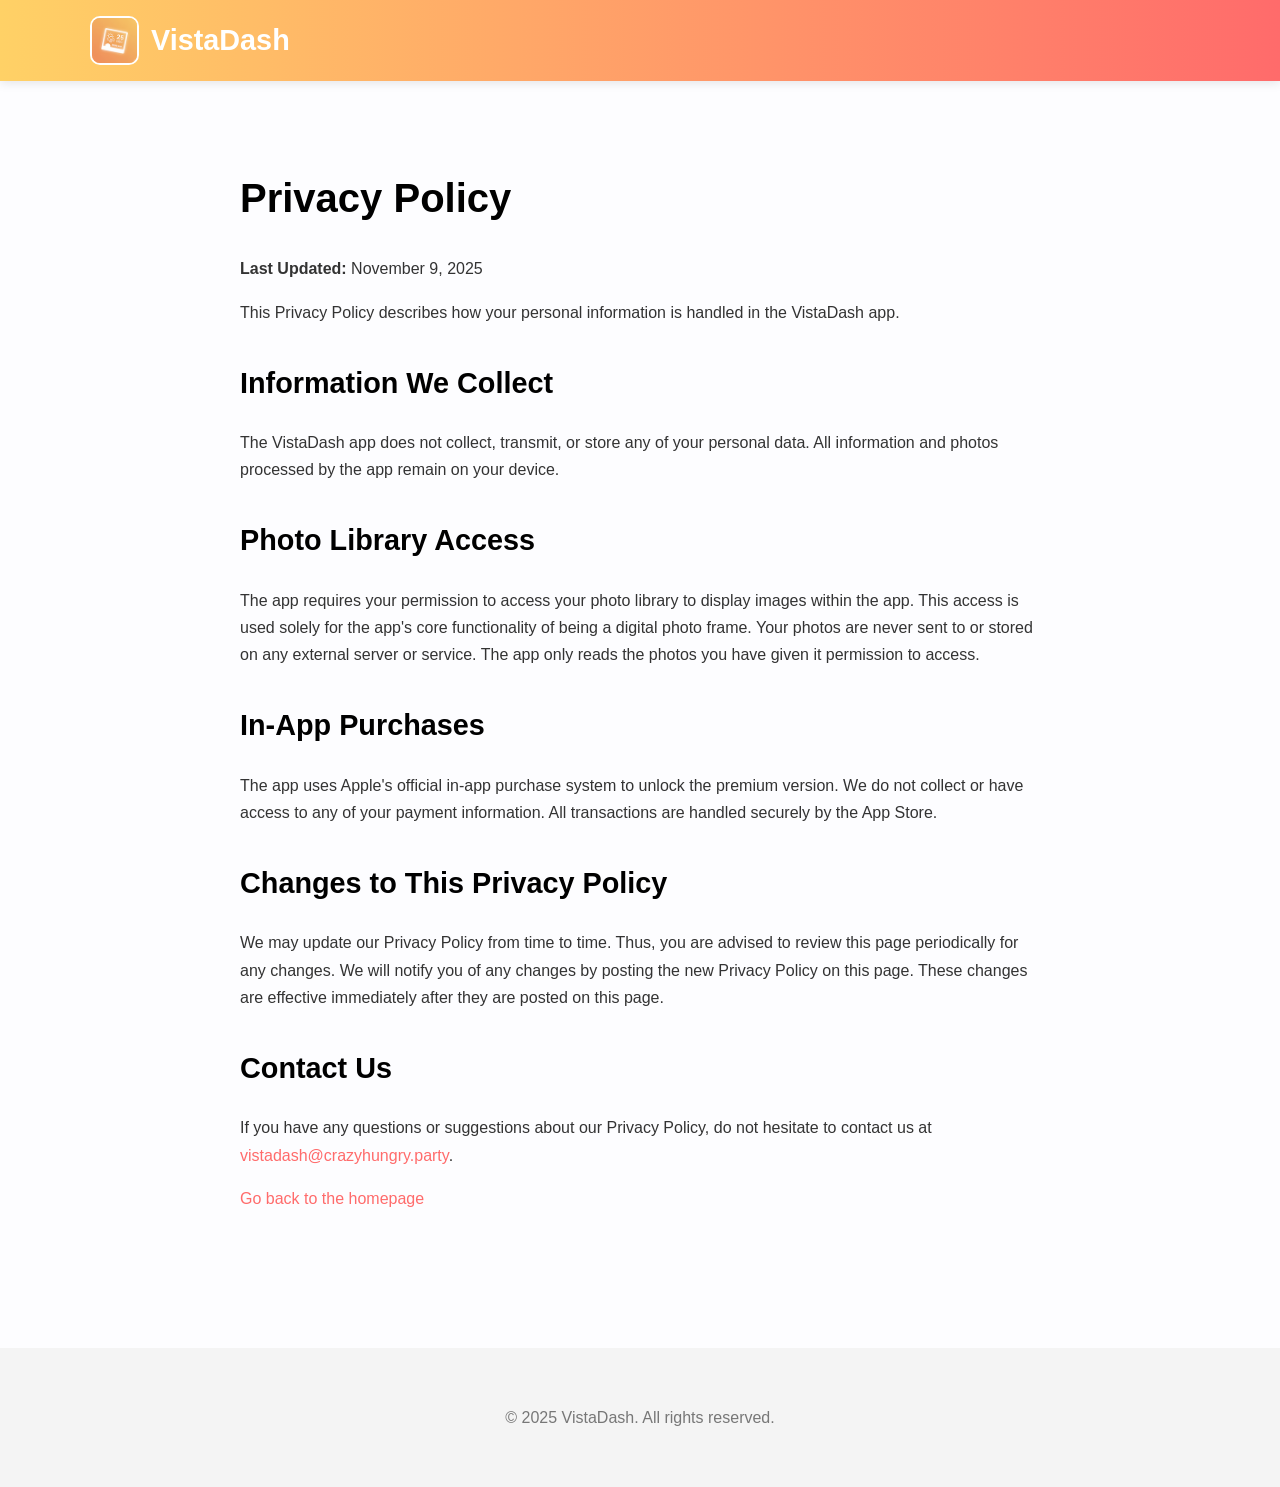
<file: privacy.html>
<!DOCTYPE html>
<html lang="en">
<head>
    <meta charset="UTF-8">
    <meta name="viewport" content="width=device-width, initial-scale=1.0">
    <title>Privacy Policy - VistaDash</title>
    <link rel="stylesheet" href="css/style.css">
</head>
<body>
    <header>
        <div class="container">
            <a href="index.html" class="logo">
                <img src="Images/icon.png" alt="VistaDash App Icon">
                <h1>VistaDash</h1>
            </a>
        </div>
    </header>

    <main class="container">
        <section class="privacy-policy">
            <h2>Privacy Policy</h2>
            <p><strong>Last Updated:</strong> November 9, 2025</p>

            <p>This Privacy Policy describes how your personal information is handled in the VistaDash app.</p>

            <h3>Information We Collect</h3>
            <p>The VistaDash app does not collect, transmit, or store any of your personal data. All information and photos processed by the app remain on your device.</p>

            <h3>Photo Library Access</h3>
            <p>The app requires your permission to access your photo library to display images within the app. This access is used solely for the app's core functionality of being a digital photo frame. Your photos are never sent to or stored on any external server or service. The app only reads the photos you have given it permission to access.</p>

            <h3>In-App Purchases</h3>
            <p>The app uses Apple's official in-app purchase system to unlock the premium version. We do not collect or have access to any of your payment information. All transactions are handled securely by the App Store.</p>
            
            <h3>Changes to This Privacy Policy</h3>
            <p>We may update our Privacy Policy from time to time. Thus, you are advised to review this page periodically for any changes. We will notify you of any changes by posting the new Privacy Policy on this page. These changes are effective immediately after they are posted on this page.</p>

            <h3>Contact Us</h3>
            <p>If you have any questions or suggestions about our Privacy Policy, do not hesitate to contact us at <a href="mailto:vistadash@crazyhungry.party">vistadash@crazyhungry.party</a>.</p>
            <p><a href="index.html">Go back to the homepage</a></p>
        </section>
    </main>

    <footer>
        <div class="container">
            <p>&copy; 2025 VistaDash. All rights reserved.</p>
        </div>
    </footer>
</body>
</html>
</file>
<file: css/style.css>
:root {
    --primary-color: #FF6B6B;
    --secondary-color: #FFD166;
    --background-color: #FDFDFF;
    --text-color: #333;
    --heading-color: #000;
    --light-gray: #f4f4f4;
    --shadow: 0 10px 30px rgba(0, 0, 0, 0.07);
}

/* General Styles */
body {
    font-family: "SF Pro Display", -apple-system, BlinkMacSystemFont, "Segoe UI", Roboto, Helvetica, Arial, sans-serif;
    margin: 0;
    background-color: var(--background-color);
    color: var(--text-color);
    line-height: 1.7;
}

.container {
    max-width: 1100px;
    margin: 0 auto;
    padding: 0 20px;
}

h1, h2, h3 {
    font-weight: 700;
    color: var(--heading-color);
    line-height: 1.2;
}

h2 {
    font-size: 2.8rem;
}

a {
    color: var(--primary-color);
    text-decoration: none;
    transition: color 0.3s ease;
}

a:hover {
    color: #e05252;
}

img {
    max-width: 100%;
    height: auto;
    border-radius: 12px;
}

/* Header */
header {
    background: linear-gradient(90deg, #FFD166, #FF6B6B);
    padding: 1rem 0;
    position: sticky;
    top: 0;
    z-index: 1000;
    box-shadow: 0 2px 10px rgba(0,0,0,0.1);
    border: none;
}

header .container {
    display: flex;
    justify-content: space-between;
    align-items: center;
}

.logo {
    display: flex;
    align-items: center;
    font-weight: bold;
    color: white;
    text-decoration: none;
}

.logo img {
    width: 45px;
    height: 45px;
    margin-right: 12px;
    border-radius: 10px;
    border: 2px solid white;
}

.logo h1 {
    margin: 0;
    font-size: 1.8rem;
    color: white;
}

nav .nav-link {
    margin-left: 25px;
    font-weight: 500;
    color: white;
    opacity: 0.9;
}
nav .nav-link:hover {
    opacity: 1;
    text-decoration: none;
}

.app-store-btn {
    background-color: white;
    color: var(--primary-color);
    padding: 12px 20px;
    border-radius: 30px;
    font-weight: bold;
    margin-left: 25px;
    transition: transform 0.3s ease, box-shadow 0.3s ease;
}

.app-store-btn:hover {
    transform: translateY(-2px);
    box-shadow: var(--shadow);
    text-decoration: none;
    color: var(--primary-color);
}


/* Hero Section */
.hero {
    text-align: center;
    padding: 100px 0;
}

.hero h2 {
    font-size: 3.5rem;
    margin-bottom: 20px;
}

.hero p {
    font-size: 1.25rem;
    max-width: 700px;
    margin: 0 auto 40px;
    color: #555;
}

.hero-image {
    max-width: 75%;
    margin-top: 20px;
    box-shadow: var(--shadow);
}

/* Features Section */
.features {
    padding: 80px 0;
    background-color: var(--light-gray);
}

.features h2 {
    text-align: center;
    margin-bottom: 60px;
}

.feature-grid {
    display: grid;
    grid-template-columns: repeat(auto-fit, minmax(300px, 1fr));
    gap: 40px;
}

.feature-item {
    background: #FFFFFF;
    padding: 40px;
    border-radius: 12px;
    box-shadow: var(--shadow);
    text-align: center;
    transition: transform 0.3s ease, box-shadow 0.3s ease;
}

.feature-item:hover {
    transform: translateY(-5px);
    box-shadow: 0 15px 35px rgba(0, 0, 0, 0.1);
}

.feature-item h3 {
    margin-top: 0;
    font-size: 1.5rem;
}

/* Screenshots Section */
.screenshots {
    padding: 100px 0;
}

.screenshots h2 {
    text-align: center;
    margin-bottom: 60px;
}

.screenshot-gallery {
    display: grid;
    grid-template-columns: repeat(auto-fit, minmax(250px, 1fr));
    gap: 30px;
}

.screenshot-gallery img {
    box-shadow: var(--shadow);
    transition: transform 0.3s ease, box-shadow 0.3s ease;
}

.screenshot-gallery img:hover {
    transform: scale(1.05) translateY(-5px);
    box-shadow: 0 15px 35px rgba(0, 0, 0, 0.15);
}

/* Footer */
footer {
    background: var(--light-gray);
    color: #777;
    text-align: center;
    padding: 40px 0;
    margin-top: 60px;
}

/* Privacy Policy Page */
.privacy-policy {
    padding: 60px 0;
    max-width: 800px;
    margin: 0 auto;
}

.privacy-policy h2 {
    font-size: 2.5rem;
}

.privacy-policy h3 {
    font-size: 1.8rem;
    margin-top: 40px;
}

/* Responsive */
@media (max-width: 768px) {
    h2 {
        font-size: 2.2rem;
    }
    .hero h2 {
        font-size: 2.5rem;
    }
    header .container {
        flex-direction: column;
    }

    nav {
        margin-top: 20px;
        display: flex;
        flex-direction: column;
        align-items: center;
    }

    nav a {
        margin: 10px 0;
    }
    
    .app-store-btn {
        margin-top: 10px;
        margin-left: 0;
    }
}
</file>
